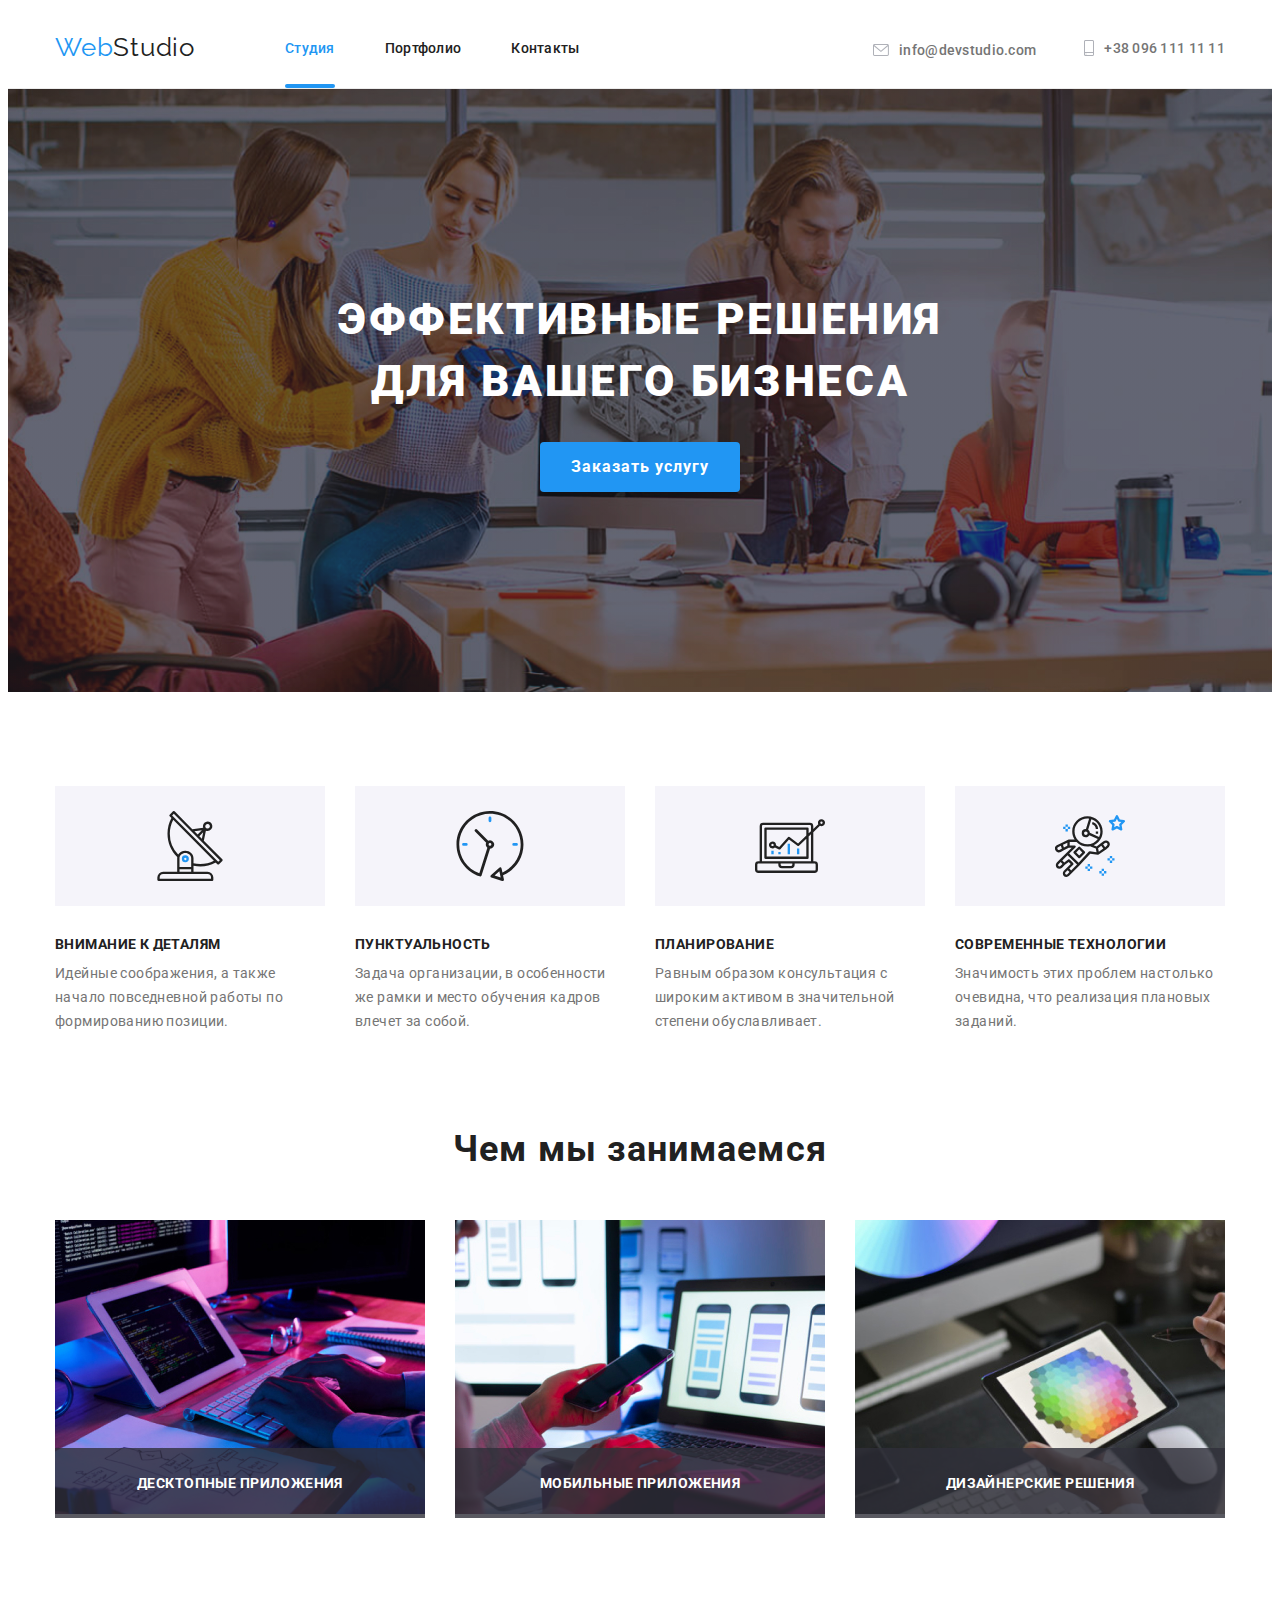
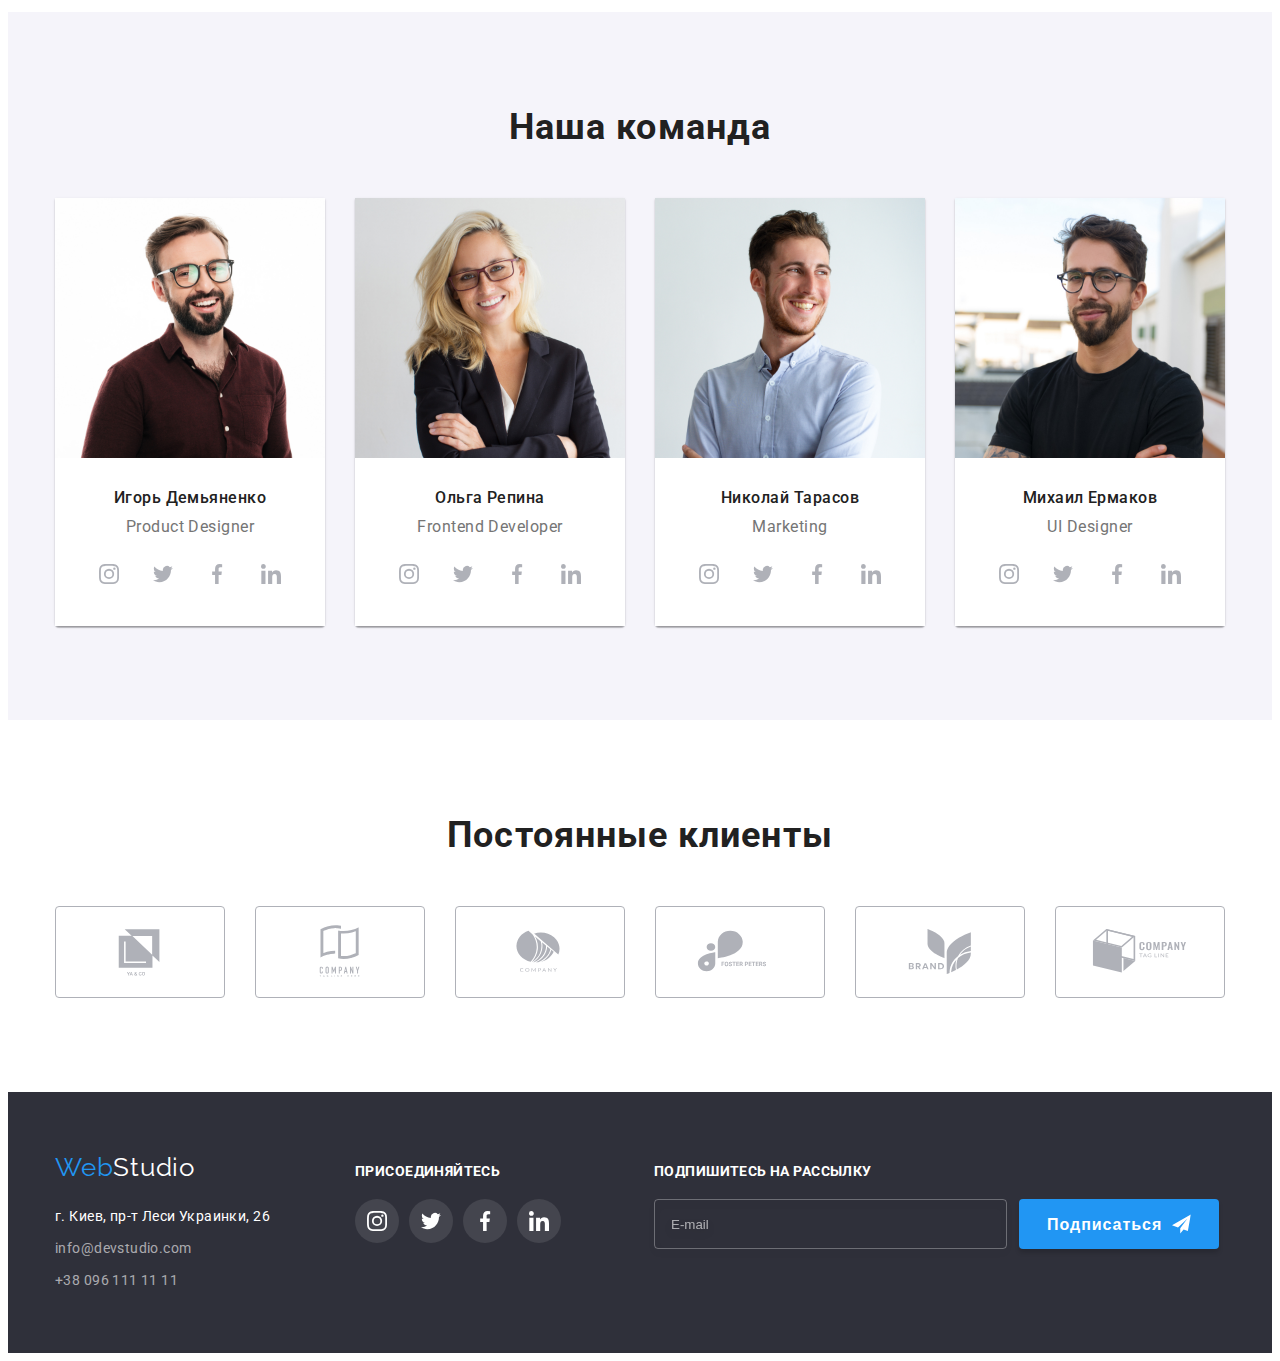
<file: index.html>
<!DOCTYPE html>
<html lang="ru">
<head>
    <meta charset="UTF-8">
    <meta http-equiv="X-UA-Compatible" content="IE=edge">
    <meta name="viewport" content="width=device-width, initial-scale=1.0">
    <title>Вебстудия</title>
    
    <link rel="preconnect" href="https://fonts.googleapis.com">
    <link rel="preconnect" href="https://fonts.gstatic.com" crossorigin>
    <link rel="stylesheet" href="https://cdnjs.cloudflare.com/ajax/libs/modern-normalize/1.1.0/modern-normalize.min.css"
        integrity="sha512-wpPYUAdjBVSE4KJnH1VR1HeZfpl1ub8YT/NKx4PuQ5NmX2tKuGu6U/JRp5y+Y8XG2tV+wKQpNHVUX03MfMFn9Q=="
        crossorigin="anonymous" referrerpolicy="no-referrer" />
    <link
        href="https://fonts.googleapis.com/css2?family=Raleway:wght@700&family=Roboto:wght@400;500;700;900&display=swap"
        rel="stylesheet">
    <link rel="stylesheet" href="./css/styles.css">
</head>

<body>
    <header class="header">
        <div class="container header-container">
            <nav class="nav">
                <a class="logo-link" href="./index.html" ><span class="span">Web</span>Studio</a>
                <ul class="site-nav">
                    <li class="nav-item"><a class="link link-current" href="./index.html" >Студия</a></li>
                    <li class="nav-item"><a class="link" href="./portfolio.html" >Портфолио</a></li>
                    <li class="nav-item"><a class="link" href="" >Контакты</a></li>
                </ul>
            </nav>
            <div class="contacts-nav">
                <a href="mailto:info@devstudio.com" class="link">
                    <svg class="svg-header" width="16" height="12">
                        <use href="./images/sprite.svg#icon-envelope"></use>
                    </svg>
                    info@devstudio.com
                </a>
                <a href="tel:+380961111111" class="link">
                    <svg class="svg-header" width="10" height="16">
                        <use href="./images/sprite.svg#icon-smartphone"></use>
                    </svg>
                    +38 096 111 11 11
                </a>
            </div>
        </div>
    </header>

    <main>
        <!-- Герой -->
        <section class="hero">
            <div class="container hero-container">
                <h1 class="hero-title">Эффективные решения для вашего бизнеса</h1>
                <button type="button" class="button-primary" data-modal-open>Заказать услугу</button>
            </div>
        </section>

        <!-- Особенности-->
        <section class="section features">
            <div class="container features-container">
                <!-- <h2 class="section-title">Особенности</h2> -->
                <ul class="features-list">
                    <li class="features-item">
                        <div class="features-icon">
                            <svg class="features-svg" width="70" height="70">
                                <use href="./images/sprite.svg#icon-antenna"></use>
                            </svg>
                        </div>
                        <h3 class="item-title">Внимание к деталям</h3>
                        <p class="item-text">Идейные соображения, а также начало повседневной работы по формированию позиции.</p>
                    </li>
                    <li class="features-item">
                        <div class="features-icon">
                            <svg class="features-svg" width="70" height="70">
                                <use href="./images/sprite.svg#icon-clock"></use>
                            </svg>
                        </div>
                        <h3 class="item-title">Пунктуальность</h3>
                        <p class="item-text">Задача организации, в особенности же рамки и место обучения кадров влечет за собой.</p>
                    </li>
                    <li class="features-item">
                        <div class="features-icon">
                            <svg class="features-svg" width="70" height="70">
                                <use href="./images/sprite.svg#icon-diagram"></use>
                            </svg>
                        </div>
                        <h3 class="item-title">Планирование</h3>
                        <p class="item-text">Равным образом консультация с широким активом в значительной степени обуславливает.</p>
                    </li>
                    <li class="features-item">
                        <div class="features-icon">
                            <svg class="features-svg" width="70" height="70">
                                <use href="./images/sprite.svg#icon-astronaut"></use>
                            </svg>
                        </div>
                        <h3 class="item-title">Современные технологии</h3>
                        <p class="item-text">Значимость этих проблем настолько очевидна, что реализация плановых заданий.</p>
                    </li>
                </ul>
            </div>
        </section>

        <!-- Чем мы занимаемся -->
        <section class="section works">
            <div class="container works-container">
                <h2 class="section-title">Чем мы занимаемся</h2>
                <ul class="works-list">
                    <li class="works-item">
                        <a class="works-item-link" href=""><img class="works-img" src="./images/box1.jpeg" alt="Планшет и клавиатура" width="370">
                            <div class="works-item-subblock">
                                <h3 class="works-item-title">Десктопные приложения</h3>
                            </div>
                        </a>
                    </li>
                    <li class="works-item">
                        <a class="works-item-link" href=""><img class="works-img" src="./images/box2.jpeg" alt="Ноутбук и телефон" width="370">
                            <div class="works-item-subblock">
                                <h3 class="works-item-title">Мобильные приложения</h3>
                            </div>
                        </a>
                    </li>
                    <li class="works-item">
                        <a class="works-item-link" href=""><img class="works-img" src="./images/box3.jpeg" alt="Планшет" width="370">
                            <div class="works-item-subblock">
                                <h3 class="works-item-title">Дизайнерские решения</h3>
                            </div>
                        </a>
                    </li>
                </ul>
            </div>
        </section>

        <!-- Наша команда -->
        <section class="section team">
            <div class="container team-container">
                <h2 class="section-title">Наша команда</h2>
                <ul class="team-list">
                    <li class="team-item">
                        <img class="team-img" src="./images/product_designer.jpeg" alt="Игорь Демьяненко, продакт-дизайнер" width="270">
                        <div class="img-footer">
                            <h3 class="name">Игорь Демьяненко</h3>
                            <p class="title">Product Designer</p>
                            <ul class="team-icons-list">
                                <li class="team-icons-item">
                                    <a class="team-icons-link" href="">
                                        <svg class="team-svg">
                                            <use href="./images/sprite.svg#icon-instagram"></use>
                                        </svg>
                                    </a>
                                </li>
                                <li class="team-icons-item">
                                    <a class="team-icons-link" href="">
                                        <svg class="team-svg" width="44" height="44">
                                            <use href="./images/sprite.svg#icon-twitter"></use>
                                        </svg>
                                    </a>
                                </li>
                                <li class="team-icons-item">
                                    <a class="team-icons-link" href="">
                                        <svg class="team-svg" width="44" height="44">
                                            <use href="./images/sprite.svg#icon-facebook"></use>
                                        </svg>
                                    </a>
                                </li>
                                <li class="team-icons-item">
                                    <a class="team-icons-link" href="">
                                        <svg class="team-svg" width="44" height="44">
                                            <use href="./images/sprite.svg#icon-linkedin"></use>
                                        </svg>
                                    </a>
                                </li>
                            </ul>
                        </div>
                    </li>
                    <li class="team-item">
                        <img class="team-img" src="./images/frontend_developer.jpeg" alt="Ольга Репина, фронтенд разработчик" width="270">
                        <div class="img-footer">
                            <h3 class="name">Ольга Репина</h3>
                            <p class="title">Frontend Developer</p>
                            <ul class="team-icons-list">
                                <li class="team-icons-item">
                                    <a class="team-icons-link" href="">
                                        <svg class="team-svg" width="44" height="44">
                                            <use href="./images/sprite.svg#icon-instagram"></use>
                                        </svg>
                                    </a>
                                </li>
                                <li class="team-icons-item">
                                    <a class="team-icons-link" href="">
                                        <svg class="team-svg" width="44" height="44">
                                            <use href="./images/sprite.svg#icon-twitter"></use>
                                        </svg>
                                    </a>
                                </li>
                                <li class="team-icons-item">
                                    <a class="team-icons-link" href="">
                                        <svg class="team-svg" width="44" height="44">
                                            <use href="./images/sprite.svg#icon-facebook"></use>
                                        </svg>
                                    </a>
                                </li>
                                <li class="team-icons-item">
                                    <a class="team-icons-link" href="">
                                        <svg class="team-svg" width="44" height="44">
                                            <use href="./images/sprite.svg#icon-linkedin"></use>
                                        </svg>
                                    </a>
                                </li>
                            </ul>
                        </div>
                    </li>
                    <li class="team-item">
                        <img class="team-img" src="./images/marketing.jpeg" alt="Николай Тарасов, маркетинг" width="270">
                        <div class="img-footer">
                            <h3 class="name">Николай Тарасов</h3>
                            <p class="title">Marketing</p>
                            <ul class="team-icons-list">
                                <li class="team-icons-item">
                                    <a class="team-icons-link" href="">
                                        <svg class="team-svg">
                                            <use href="./images/sprite.svg#icon-instagram"></use>
                                        </svg>
                                    </a>
                                </li>
                                <li class="team-icons-item">
                                    <a class="team-icons-link" href="">
                                        <svg class="team-svg">
                                            <use href="./images/sprite.svg#icon-twitter"></use>
                                        </svg>
                                    </a>
                                </li>
                                <li class="team-icons-item">
                                    <a class="team-icons-link" href="">
                                        <svg class="team-svg">
                                            <use href="./images/sprite.svg#icon-facebook"></use>
                                        </svg>
                                    </a>
                                </li>
                                <li class="team-icons-item">
                                    <a class="team-icons-link" href="">
                                        <svg class="team-svg">
                                            <use href="./images/sprite.svg#icon-linkedin"></use>
                                        </svg>
                                    </a>
                                </li>
                            </ul>
                        </div>
                    </li>
                    <li class="team-item">
                        <img class="team-img" src="./images/ui_designer.jpeg" alt="Михаил Ермаков, дизайнер интерфейса" width="270">
                        <div class="img-footer">
                            <h3 class="name">Михаил Ермаков</h3>
                            <p class="title">UI Designer</p>
                            <ul class="team-icons-list">
                                <li class="team-icons-item">
                                    <a class="team-icons-link" href="">
                                        <svg class="team-svg">
                                            <use href="./images/sprite.svg#icon-instagram"></use>
                                        </svg>
                                    </a>
                                </li>
                                <li class="team-icons-item">
                                    <a class="team-icons-link" href="">
                                        <svg class="team-svg">
                                            <use href="./images/sprite.svg#icon-twitter"></use>
                                        </svg>
                                    </a>
                                </li>
                                <li class="team-icons-item">
                                    <a class="team-icons-link" href="">
                                        <svg class="team-svg">
                                            <use href="./images/sprite.svg#icon-facebook"></use>
                                        </svg>
                                    </a>
                                </li>
                                <li class="team-icons-item">
                                    <a class="team-icons-link" href="">
                                        <svg class="team-svg">
                                            <use href="./images/sprite.svg#icon-linkedin"></use>
                                        </svg>
                                    </a>
                                </li>
                            </ul>
                        </div>
                    </li>
                </ul>
            </div>
        </section>

        <!-- Постоянные клиенты -->
        <section class="section clients">
            <div class="container clients-container">
                <h2 class="section-title">Постоянные клиенты</h2>
                <ul class="clients-list">
                    <li class="clients-icons-item">
                        <a class="clients-icons-link" href="">
                            <svg class="clients-svg">
                                <use href="./images/sprite.svg#icon-logo-1"></use>
                            </svg>
                        </a>
                    </li>
                    <li class="clients-icons-item">
                        <a class="clients-icons-link" href="">
                            <svg class="clients-svg">
                                <use href="./images/sprite.svg#icon-logo-2"></use>
                            </svg>
                        </a>
                    </li>
                    <li class="clients-icons-item">
                        <a class="clients-icons-link" href="">
                            <svg class="clients-svg">
                                <use href="./images/sprite.svg#icon-logo-3"></use>
                            </svg>
                        </a>
                    </li>
                    <li class="clients-icons-item">
                        <a class="clients-icons-link" href="">
                            <svg class="clients-svg">
                                <use href="./images/sprite.svg#icon-logo-4"></use>
                            </svg>
                        </a>
                    </li>
                    <li class="clients-icons-item">
                        <a class="clients-icons-link" href="">
                            <svg class="clients-svg">
                                <use href="./images/sprite.svg#icon-logo-5"></use>
                            </svg>
                        </a>
                    </li>
                    <li class="clients-icons-item">
                        <a class="clients-icons-link" href="">
                            <svg class="clients-svg">
                                <use href="./images/sprite.svg#icon-logo-6"></use>
                            </svg>
                        </a>
                    </li>
                </ul>
            </div>
        </section>
    </main>

    <footer class="footer">
        <div class="container footer-container">
            <div class="left-footer">
                <a class="logo-link" href="./index.html"><span class="span">Web</span><span class="span-footer">Studio</span></a>
                <address class="address">г. Киев, пр-т Леси Украинки, 26</address>
                <a class="contacts" href="mailto:info@devstudio.com">info@devstudio.com</a>
                <a class="contacts" href="tel:+380961111111">+38 096 111 11 11</a>
            </div>
            <div class="right-footer">
                <h2 class="right-footer-text">присоединяйтесь</h2>
                <ul class="footer-icons-list">
                    <li class="footer-icons-item">
                        <a class="footer-icons-link" href="">
                            <svg class="footer-svg">
                                <use href="./images/sprite.svg#icon-instagram"></use>
                            </svg>
                        </a>
                    </li>
                    <li class="footer-icons-item">
                        <a class="footer-icons-link" href="">
                            <svg class="footer-svg">
                                <use href="./images/sprite.svg#icon-twitter"></use>
                            </svg>
                        </a>
                    </li>
                    <li class="footer-icons-item">
                        <a class="footer-icons-link" href="">
                            <svg class="footer-svg">
                                <use href="./images/sprite.svg#icon-facebook"></use>
                            </svg>
                        </a>
                    </li>
                    <li class="footer-icons-item">
                        <a class="footer-icons-link" href="">
                            <svg class="footer-svg">
                                <use href="./images/sprite.svg#icon-linkedin"></use>
                            </svg>
                        </a>
                    </li>
                </ul>
            </div>
            <div class="footer-form-div">
                <h2 class="right-footer-text">Подпишитесь на рассылку</h2>
                <form action="#" class="footer-form">
                    <label class="footer-form-label">
                        <input type="email" name="email" placeholder="E-mail" class="footer-form-input">
                    </label>
                    <button class="footer-form-bnt" type="submit">Подписаться
                        <svg class="send-svg">
                            <use href="./images/icons.svg#icon-icon-send"></use>
                        </svg>
                    </button>                 
                </form>
            </div>
        </div>
    </footer>

    <div class="backdrop is-hidden" data-modal>
        <div class="modal">
            <button type="button" class="close-btn" data-modal-close>
                <svg class="close-svg">
                    <use href="./images/sprite.svg#icon-close-icon"></use>
                </svg>
            </button>
            <h2 class="modal-title">Оставьте свои данные, мы вам перезвоним</h2>
            <form class="modal-form" action="#">
                <label for="name" class="name-label">Имя</label>
                <span class="input-wrap">
                    <input class="input" type="text" name="name" id="name" minlength="3">
                    <svg class="name-svg">
                        <use href="./images/icons.svg#icon-person"></use>
                    </svg>
                </span>

                <label for="tel" class="name-label">Телефон</label>
                <span class="input-wrap">
                    <input class="input" type="number" name="tel" id="tel">
                    <svg class="name-svg">
                        <use href="./images/icons.svg#icon-phone"></use>
                    </svg>
                </span>

                <label for="email" class="name-label">Почта</label>
                <span class="input-wrap">
                    <input class="input" type="email" name="email" id="email">
                    <svg class="name-svg">
                        <use href="./images/icons.svg#icon-email"></use>
                    </svg>
                </span>

                <label for="user-comment" class="name-label">Комментарий</label>
                <div class="textarea-wrap">
                    <textarea name="user-comment" id="user-comment" class="user-comment" placeholder="Введите текст"></textarea>
                </div>
                
                <div class="form-checkbox">
                    <input class="checkbox-input visually-hidden" type="checkbox" name="form-checkbox" id="checkbox-input">
                    <label class="checkbox-text" for="checkbox-input">
                        <span>
                            <svg class="checkbox-svg" width="16" height="15">
                                <use href="./images/icons.svg#icon-checkbox"></use>
                            </svg>
                        
                            <svg class="checkbox-svg-checked" width="11" height="8">
                                <use href="./images/icons.svg#icon-checked"></use>
                            </svg>
                        </span>
                        Соглашаюсь с рассылкой и принимаю <a href="#" class="checkbox-link">Условия договора</a></label>
                </div>
                <button class="send-btn" type="submit">Отправить</button>
            </form>
        </div>
    </div>

    <script src="./js/modal.js"></script>
</body>
</html>
</file>
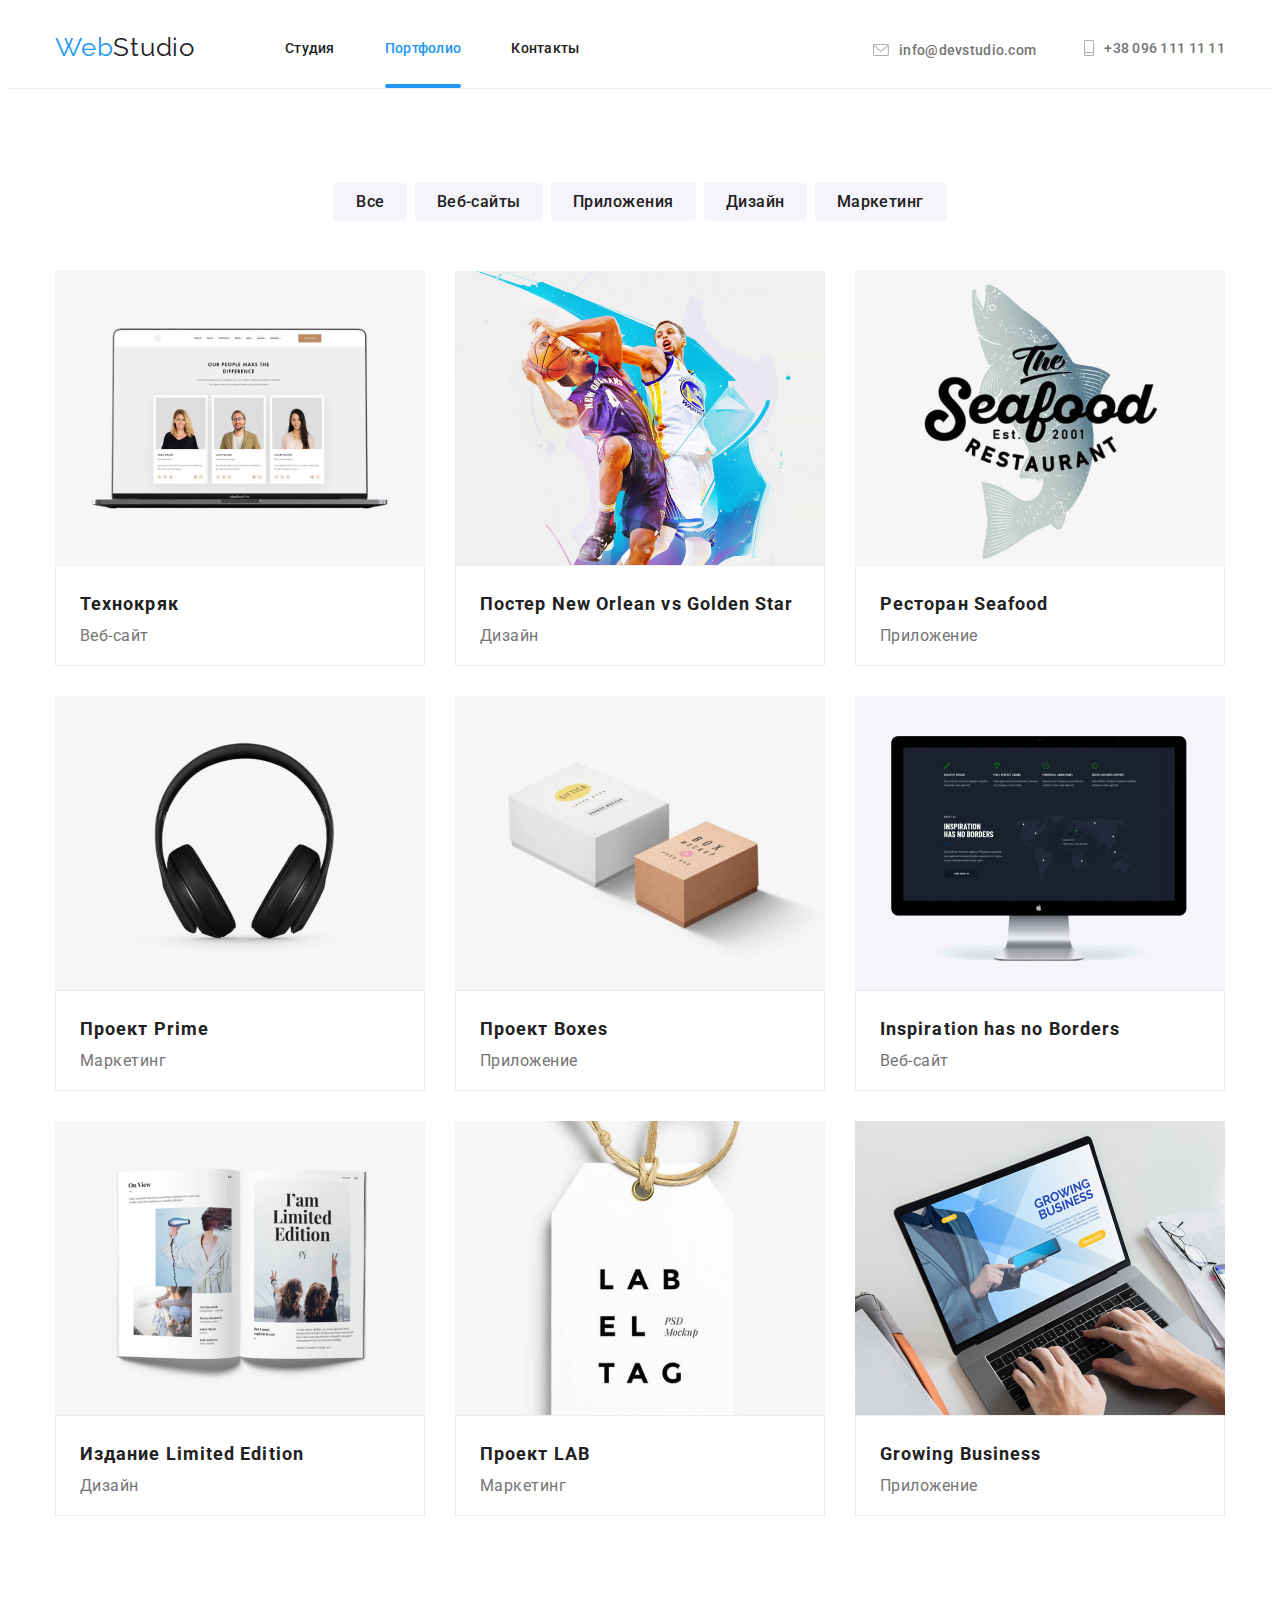
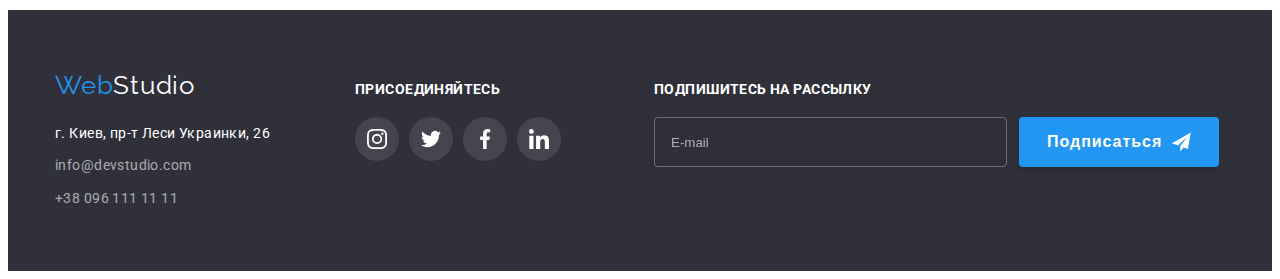
<file: portfolio.html>
<!DOCTYPE html>
<html lang="ru">
<head>
    <meta charset="UTF-8">
    <meta http-equiv="X-UA-Compatible" content="IE=edge">
    <meta name="viewport" content="width=device-width, initial-scale=1.0">
    <title>Вебстудия</title>
    <link rel="preconnect" href="https://fonts.googleapis.com">
    <link rel="preconnect" href="https://fonts.gstatic.com" crossorigin>
    <link rel="stylesheet" href="https://cdnjs.cloudflare.com/ajax/libs/modern-normalize/1.1.0/modern-normalize.min.css"
        integrity="sha512-wpPYUAdjBVSE4KJnH1VR1HeZfpl1ub8YT/NKx4PuQ5NmX2tKuGu6U/JRp5y+Y8XG2tV+wKQpNHVUX03MfMFn9Q=="
        crossorigin="anonymous" referrerpolicy="no-referrer" />
    <link
        href="https://fonts.googleapis.com/css2?family=Raleway:wght@700&family=Roboto:wght@400;500;700;900&display=swap"
        rel="stylesheet">
    <link rel="stylesheet" href="./css/styles.css">
</head>

<body>
    <header class="header">
        <div class="container header-container">
            <nav class="nav">
                <a class="logo-link" href="./index.html" ><span class="span">Web</span>Studio</a>
                <ul class="site-nav">
                    <li class="nav-item"><a href="./index.html" class="link">Студия</a></li>
                    <li class="nav-item"><a href="./portfolio.html" class="link-current">Портфолио</a></li>
                    <li class="nav-item"><a href="" class="link">Контакты</a></li>
                </ul>
            </nav>
            <div class="contacts-nav">
                <a href="mailto:info@devstudio.com" class="link">
                    <svg class="svg-header" width="16" height="12">
                        <use href="./images/sprite.svg#icon-envelope"></use>
                    </svg>
                    info@devstudio.com
                </a>
                <a href="tel:+380961111111" class="link">
                    <svg class="svg-header" width="10" height="16">
                        <use href="./images/sprite.svg#icon-smartphone"></use>
                    </svg>
                    +38 096 111 11 11
                </a>
            </div>
        </div>
    </header>

    <main>
        <section class="section portfolio">
            <div class="container portfolio-container">
            <!-- <h1 class="section-title">Портфолио</h1> скрыть стилями!!! -->
                <ul class="filter-list">
                    <li class="filter-item">
                        <button type="button" class="item-button">Все</button>
                    </li>
                    <li class="filter-item">
                        <button type="button" class="item-button">Веб-сайты</button>
                    </li>
                    <li class="filter-item">
                        <button type="button" class="item-button">Приложения</button>
                    </li>
                    <li class="filter-item">
                        <button type="button" class="item-button">Дизайн</button>
                    </li>
                    <li class="filter-item">
                        <button type="button" class="item-button">Маркетинг</button>
                    </li>
                </ul>

                <ul class="portfolio-list">
                    <li class="card">
                        <a href="" class="card-link">
                            <div class="card-img">
                                <img class="img" src="./images/technokriak.jpeg" alt="Экран ноутбука" width="370">
                            </div>
                            <div class="card-footer">
                                <h3 class="card-title">Технокряк</h3>
                                <p class="card-text">Веб-сайт</p>
                            </div>
                        </a>
                    </li>
                    <li class="card">
                        <a href="" class="card-link">
                            <div class="card-img">
                                <img class="img" src="./images/poster.jpeg" alt="Баскетболисты" width="370">
                            </div> 
                            <div class="card-footer">
                                <h3 class="card-title">Постер New Orlean vs Golden Star</h3>
                                <p class="card-text">Дизайн</p>
                            </div>
                        </a>
                    </li>
                    <li class="card">
                        <a href="" class="card-link">
                            <div class="card-img">
                                <img class="img" src="./images/restaurant.jpeg" alt="Логотип ресторана" width="370">
                            </div>
                            <div class="card-footer">
                                <h3 class="card-title">Ресторан Seafood</h3>
                                <p class="card-text">Приложение</p>
                            </div>
                        </a>
                    </li>
                    <li class="card">
                        <a href="" class="card-link">
                            <div class="card-img">
                                <img class="img" src="./images/project-prime.jpeg" alt="Наушники" width="370">
                            </div>
                            <div class="card-footer">
                                <h3 class="card-title">Проект Prime</h3>
                                <p class="card-text">Маркетинг</p>
                            </div>
                        </a>
                    </li>
                    <li class="card">
                        <a href="" class="card-link">
                            <div class="card-img">
                                <img class="img" src="./images/project-boxes.jpeg" alt="Коробки" width="370">
                            </div>
                            <div class="card-footer">
                                <h3 class="card-title">Проект Boxes</h3>
                                <p class="card-text">Приложение</p>
                            </div>
                        </a>
                    </li>
                    <li class="card">
                        <a href="" class="card-link">
                            <div class="card-img">
                                <img class="img" src="./images/inspiration.jpeg" alt="imac" width="370">
                            </div>
                            <div class="card-footer">
                                <h3 class="card-title">Inspiration has no Borders</h3>
                                <p class="card-text">Веб-сайт</p>
                            </div>
                        </a>
                    </li>
                    <li class="last-card">
                        <a href="" class="card-link">
                            <div class="card-img">
                                <img class="img" src="./images/limited-edition.jpeg" alt="Журнал" width="370">
                            </div>
                            <div class="card-footer">
                                <h3 class="card-title">Издание Limited Edition</h3>
                                <p class="card-text">Дизайн</p>
                            </div>
                        </a>
                    </li>
                    <li class="last-card">
                        <a href="" class="card-link">
                            <div class="card-img">
                                <img class="img" src="./images/project-lab.jpeg" alt="Бирка" width="370">
                            </div>
                            <div class="card-footer">
                                <h3 class="card-title">Проект LAB</h3>
                                <p class="card-text">Маркетинг</p>
                            </div>
                        </a>
                    </li>
                    <li class="last-card">
                        <a href="" class="card-link">
                            <div class="card-img">
                                <img class="img" src="./images/business.jpeg" alt="Руки на ноутбуке" width="370">
                            </div>
                            <div class="card-footer">
                                <h3 class="card-title">Growing Business</h3>
                                <p class="card-text">Приложение</p>
                            </div>
                        </a>
                    </li>
                </ul>
            </div>
        </section>     
    </main>

    <footer class="footer">
        <div class="container footer-container">
            <div class="left-footer">
                <a class="logo-link" href="./index.html"><span class="span">Web</span>
                    <span class="span-footer">Studio</span></a>
                <address class="address">г. Киев, пр-т Леси Украинки, 26</address>
                <a class="contacts" href="mailto:info@devstudio.com">info@devstudio.com</a>
                <a class="contacts" href="tel:+380961111111">+38 096 111 11 11</a>
            </div>
            <div class="right-footer">
                <h2 class="right-footer-text">присоединяйтесь</h2>
                <ul class="footer-icons-list">
                    <li class="footer-icons-item">
                        <a class="footer-icons-link" href="">
                            <svg class="footer-svg">
                                <use href="./images/sprite.svg#icon-instagram"></use>
                            </svg>
                        </a>
                    </li>
                    <li class="footer-icons-item">
                        <a class="footer-icons-link" href="">
                            <svg class="footer-svg">
                                <use href="./images/sprite.svg#icon-twitter"></use>
                            </svg>
                        </a>
                    </li>
                    <li class="footer-icons-item">
                        <a class="footer-icons-link" href="">
                            <svg class="footer-svg">
                                <use href="./images/sprite.svg#icon-facebook"></use>
                            </svg>
                        </a>
                    </li>
                    <li class="footer-icons-item">
                        <a class="footer-icons-link" href="">
                            <svg class="footer-svg">
                                <use href="./images/sprite.svg#icon-linkedin"></use>
                            </svg>
                        </a>
                    </li>
                </ul>
            </div>
            <div class="footer-form-div">
                <h2 class="right-footer-text">Подпишитесь на рассылку</h2>
                <form action="#" class="footer-form">
                    <label>
                        <input type="email" name="email" placeholder="E-mail" class="footer-form-input">
                    </label>
                    <button class="footer-form-bnt" type="submit">Подписаться
                        <svg class="send-svg">
                            <use href="./images/icons.svg#icon-icon-send"></use>
                        </svg>
                    </button>
                </form>
            </div>
        </div>
    </footer>

    <script src="./js/modal.js"></script>
</body>
</html>
</file>
<file: css/styles.css>
/*  
    основной цвет #212121 
    дополнительныe цвета:
        p - #757575 
        h1 - #FFFFFF 
        hero and footer bg color - #2F303A
        button bg color - #F5F4FA
        icon-color #AFB1B8
    акцент #2196F3 
*/

:root {
    --primary-text-color: #212121;
    --p-text-color: #757575;
    --white-text-color: #FFFFFF;
    --modal-bg-color: #ffffff;
    --button-bg-color: #F5F4FA;
    --team-section-bg-color: #F5F4FA;
    --accent-color: #2196F3;
    --hero-and-footer-bg-color: #2F303A;
    --icon-color: #AFB1B8;
    --footer-bg-icon-color: #44454E;
    --portfolio-card-border-color: #EEEEEE;
}

*,
*::before,
*::after {
    box-sizing: border-box;
}

body {
    font-family: 'Roboto', sans-serif;
    color: var(--primary-text-color);
}

/* =========== COMMON STYLES ========== */

p,
h1,
h2,
h3,
h4,
h5,
h6,
ul {
    margin: 0;
    padding: 0;
}

.container {
    width: 1200px;
    padding-left: 15px;
    padding-right: 15px;
    margin-left: auto;
    margin-right: auto;
}

/* ================= HEADER ================*/

.header {
    border-bottom: 1px solid #ECECEC;
}

.header-container {
    display: flex;
    justify-content: space-between;
    padding-top: 0;
    padding-bottom: 0;
    height: 80px;
}

.nav {
    display: flex;
    height: 100%;
}

/* ---- ЛОГОТИП ---- */
.logo-link {
    display: flex;
    align-items: center;

    color: var(--primary-text-color);
    font-family: Raleway;
    font-size: 26px;
    line-height: 1.2;
    letter-spacing: 0.03em;
    text-decoration: none;
    margin-right: 90px;
    height: 100%;
}

.logo-link .span {
    display: flex;
    align-items: center;
    color: var(--accent-color);
    height: 100%;
}

/* -------------- НАВИГАЦИЯ ------------- */

.site-nav {
    display: flex;

    height: 100%;
    font-weight: 500;
    font-size: 14px;
    line-height: 1.15;
    letter-spacing: 0.02em;
    list-style: none;
}

.nav-item {
    height: 100%;
}

.site-nav .link,
.site-nav .link-current {
    display: flex;
    align-items: center;
    height: 100%;
    color: var(--primary-text-color);
    text-decoration: none;
    transition-duration: 250ms;
    transition-timing-function: cubic-bezier(0.4, 0, 0.2, 1);
}

.site-nav .link-current {
    position: relative;
    color: var(--accent-color);
}

.site-nav .link-current::after {
    display: block;
    position: absolute;
    bottom: 0;
    content: '';
    width: 100%;
    height: 4px;
    background: #2196F3;
    border-radius: 2px;
}

/* ------- БЛОК КОНТАКТОВ ------- */
.contacts-nav {
    display: flex;
    align-items: baseline;
    height: 80px;
}

.contacts-nav .link {
    display: flex;
    align-items: center;
    height: 100%;
    color: var(--p-text-color);
    font-weight: 500;
    font-size: 14px;
    line-height: 16px;
    letter-spacing: 0.02em;
    text-decoration: none;

    transition-duration: 250ms;
    transition-timing-function: cubic-bezier(0.4, 0, 0.2, 1);
}

.svg-header {
    margin-right: 10px;
    fill: var(--icon-color);
    transition-duration: 250ms;
    transition-timing-function: cubic-bezier(0.4, 0, 0.2, 1);
}

.nav-item:not(:last-child) {
    margin-right: 50px;
}

.contacts-nav .link:not(:last-child) {
    margin-right: 48px;
}

/* .contacts-nav .link {
    transition-duration: 250ms;
    transition-timing-function: cubic-bezier(0.4, 0, 0.2, 1);
} */

/* - ЭФФЕКТЫ ИНТЕРАКТИВНЫХ ЭЛЕМЕНТОВ ШАПКИ - */
.site-nav .link:hover,
.site-nav .link:focus,
.contacts-nav .link:hover,
.contacts-nav .link:focus {
    color: var(--accent-color);
    
}

.contacts-nav .link:hover .svg-header,
.contacts-nav .link:focus .svg-header {
    fill: currentColor;
}

/* =========== К О Н Т Е Н Т =========== */
 /* -------- ГЕРОЙ -------- */
.hero {
    background-color: var(--hero-and-footer-bg-color);
    max-width: 1600px;
    margin: 0 auto;
    background-image: linear-gradient(to bottom, rgba(47, 48, 58, 0.4), rgba(47, 48, 58, 0.4)), url(../images/hero-bg-img.jpeg);
    background-position: center;
    background-size: cover;
}

.hero-container {
    display: flex;
    flex-direction: column;
    justify-content: center;
    padding-top: 200px;
    padding-bottom: 200px;
}

/* ЗАГОЛОВОК ГЕРОЯ */
.hero-title {
    font-weight: 900;
    font-size: 44px;
    line-height: 1.4;
    text-align: center;
    letter-spacing: 0.06em;
    text-transform: uppercase;
    color: var(--white-text-color);
    margin: 0 auto;
    margin-bottom: 30px;
    max-width: 696px;
}

/* КНОПКА ГЕРОЯ */
.button-primary {
    font-family: Roboto;
    font-weight: bold;
    font-size: 16px;
    line-height: 1.9;
    letter-spacing: 0.06em;
    width: 200px;
    height: 50px;
    color: var(--white-text-color);
    background-color: var(--accent-color);
    cursor: pointer;
    display: block;
    margin: 0 auto;
    border: none;
    box-shadow: 0px 4px 4px rgba(0, 0, 0, 0.15);
    border-radius: 4px;
}

/* -------- СЕКЦИИ -------- */

.section {
    padding-top: 94px;
    padding-bottom: 94px;
}

/* ЗАГОЛОВКИ СЕКЦИЙ */
.section-title {
    font-size: 36px;
    line-height: 1.17;
    text-align: center;
    letter-spacing: 0.03em;
}

/* ============ MAIN ============= */

/* --- СЕКЦИЯ "ОСОБЕННОСТИ" --- */

.features-list {
    list-style: none;
    display: flex;
    justify-content: space-between;
    /* outline: 5px dotted red; */
}

.features-item {
    width: 270px;
}

.features-icon {
    display: flex;
    width: 270px;
    height: 120px;
    justify-content: center;
    align-items: center;
    background-color: var(--team-section-bg-color);
    margin-bottom: 30px;
}

.features-list .item-title {
    font-size: 14px;
    line-height: 1.15;
    letter-spacing: 0.03em;
    text-transform: uppercase;
    margin-bottom: 10px;
}

.features-list .item-text {
    font-size: 14px;
    line-height: 1.7;
    letter-spacing: 0.03em;
    color: var(--p-text-color);
}

/* --- СЕКЦИЯ "ЧЕМ МЫ ЗАНИМАЕМСЯ" --- */

.works {
    padding-top: 0;
}

.works-list {
    list-style: none;
    display: flex;
    justify-content: center;
    margin-top: 50px;
}

/* .works-item {
    position: relative;
} */

.works-item:not(:last-child) {
    /* position: relative; */
    margin-right: 30px;
}

.works-item-link{
    position: relative;
    text-decoration: none;
}

/* .works-img {
    display: flex;
} */

.works-item-subblock {
    position: absolute;
    width: 100%;
    bottom: 0;
    padding-top: 27px;
    padding-bottom: 27px;
    background-color: rgba(47, 48, 58, 0.8);
    /* z-index: 1; */
}

.works-item-title {
    font-size: 14px;
    line-height: 16px;
    text-align: center;
    letter-spacing: 0.03em;
    text-transform: uppercase;

    color: var(--white-text-color);
}

/* --- СЕКЦИЯ "НАША КОМАНДА" --- */

.team {
    background-color: var(--team-section-bg-color);
}

.team-list {
    list-style: none;
    display: flex;
    margin-top: 50px;
}

.team-item {
    box-shadow: 0px 1px 3px rgba(0, 0, 0, 0.12), 0px 1px 1px rgba(0, 0, 0, 0.14), 0px 2px 1px rgba(0, 0, 0, 0.2);
    border-radius: 0px 0px 4px 4px;
}

.team-item:not(:last-child) {
    margin-right: 30px;
}

.team-img {
    display: block;
}

.img-footer {
    display: flex;
    flex-direction: column;
    padding-top: 30px;
    padding-bottom: 30px;
    background-color: var(--white-text-color);
}

.team-list .name {
    font-weight: 500;
    font-size: 16px;
    line-height: 1.2;
    text-align: center;
    letter-spacing: 0.03em;
    color: var(--primary-text-color);
    margin-bottom: 10px;
}

.team-list .title {
    font-size: 16px;
    line-height: 1.2;
    text-align: center;
    letter-spacing: 0.03em;
    color: var(--p-text-color);
}

.team-icons-list {
    display: flex;
    list-style: none;
    justify-content: center;
    margin-top: 16px;
}

.team-icons-item:not(:last-child) {
    margin-right: 10px;
}

.team-icons-link {
    display: flex;
    width: 44px;
    height: 44px;
    border-radius: 50%;
    padding: 12px;
    justify-content: center;

    transition-duration: 250ms;
    transition-timing-function: cubic-bezier(0.4, 0, 0.2, 1);
}

.team-svg {
    width: 20px;
    height: 20px;
    fill: var(--icon-color);
    transition-duration: 250ms;
    transition-timing-function: cubic-bezier(0.4, 0, 0.2, 1);
}

.team-icons-link:hover,
.team-icons-link:focus {
    background-color: var(--accent-color);
}

.team-icons-link:hover .team-svg,
.team-icons-link:focus .team-svg {
    fill: var(--white-text-color);
}

/* --- СЕКЦИЯ "ПОСТОЯННЫЕ КЛИЕНТЫ" --- */

.clients-list {
    display: flex;
    justify-content: center;
    list-style: none;
    margin-top: 50px;
}

.clients-icons-item:not(:last-child) {
    margin-right: 30px;
}

.clients-icons-link {
    display: flex;
    justify-content: center;
    align-items: center;
    width: 170px;
    height: 92px;
    border: 1px solid #AFB1B8;
    box-sizing: border-box;
    border-radius: 4px;
    transition-duration: 250ms;
    transition-timing-function: cubic-bezier(0.4, 0, 0.2, 1);
}

.clients-svg {
    width: 106px;
    height: 60px;
    fill: var(--icon-color);
    transition-duration: 250ms;
    transition-timing-function: cubic-bezier(0.4, 0, 0.2, 1);
}

.clients-icons-link:hover,
.clients-icons-link:focus {
    border: 1px solid var(--accent-color);
}

.clients-icons-link:hover .clients-svg,
.clients-icons-link:focus .clients-svg {
    fill: var(--accent-color);
}

/* ================== FOOTER ===================== */

.footer {
    background-color: var(--hero-and-footer-bg-color);
    padding-top: 60px;
    padding-bottom: 60px;
}

.footer-container {
    display: flex;
    align-items: baseline;
    /* outline: 2px dotted red; */
}
.left-footer {
    margin-right: 70px;
}

/* ЛОГО ФУТЕРА "Studio" */
.span-footer {
    color: var(--white-text-color);
}

.address {
    font-style: normal;
    font-size: 14px;
    line-height: 24px;
    letter-spacing: 0.03em;
    color: var(--white-text-color);
    margin-top: 20px;
    margin-bottom: 9px;
}

.contacts {
    font-size: 14px;
    line-height: 1.7;
    letter-spacing: 0.03em;
    color: rgba(255, 255, 255, 0.6);
    text-decoration: none;
    display: block;
}

.contacts:not(:last-child) {
    margin-bottom: 9px;
}

.contacts:hover,
.contacts:focus {
    color: var(--accent-color);
}

.right-footer-text {
    font-size: 14px;
    line-height: 1.15;
    letter-spacing: 0.03em;
    text-transform: uppercase;
    color: var(--white-text-color);
}

.footer-icons-list {
    display: flex;
    list-style: none;
    justify-content: center;
    margin-top: 20px;
}

.footer-icons-item:not(:last-child) {
    margin-right: 10px;
}

.footer-icons-link {
    display: flex;
    width: 44px;
    height: 44px;
    border-radius: 50%;
    padding: 12px;
    justify-content: center;
    background-color: var(--footer-bg-icon-color);
    transition-duration: 250ms;
    transition-timing-function: cubic-bezier(0.4, 0, 0.2, 1);
}

.footer-svg {
    width: 20px;
    height: 20px;
    fill: var(--white-text-color);
}

.footer-icons-link:hover,
.footer-icons-link:focus {
    background-color: var(--accent-color);
}

/* -------- ФОРМА ФУТЕРА -------- */

.footer-form-div {
    margin-left: 93px;
}

.footer-form {
    margin-top: 20px;
    display: flex;
}

.footer-form-input::placeholder {
    color: rgba(255, 255, 255, 0.6);
}

.footer-form-input {
    width: 353px;
    height: 50px;
    background-color: transparent;
    border: 1px solid rgba(255, 255, 255, 0.3);
    box-sizing: border-box;
    filter: drop-shadow(0px 4px 4px rgba(0, 0, 0, 0.15));
    border-radius: 4px;
    padding: 0 16px;
    color: var(--white-text-color);
}

.footer-form-bnt {
    background-color: var(--accent-color);
    color: var(--white-text-color);
    width: 200px;
    height: 50px;
    box-shadow: 0px 4px 4px rgba(0, 0, 0, 0.15);
    border-radius: 4px;
    border: none;
    padding: 10px 28px;
    margin-left: 12px;

    font-weight: 700;
    font-size: 16px;
    line-height: 1.87;

    display: flex;
    align-items: center;
    text-align: center;
    letter-spacing: 0.06em;
    outline: none;
}

.send-svg {
    width: 24px;
    height: 24px;
    fill: var(--white-text-color);
    margin-left: 10px;
}

/*  ============== MODAL ============== */

.backdrop {
    position: fixed;
    width: 100vw;
    height: 100vh;
    top: 0;
    background-color: rgba(0, 0, 0, 0.2);
    opacity: 1;
    /* transition-duration: 1000ms;
    transition-timing-function: cubic-bezier(0.4, 0, 0.2, 1);
    transition: opacity; */
}

.modal {
    position: absolute;
    width: 528px;
    min-height: 580px;
    background-color: var(--modal-bg-color);
    box-shadow: 0px 1px 3px rgba(0, 0, 0, 0.12), 0px 1px 1px rgba(0, 0, 0, 0.14), 0px 2px 1px rgba(0, 0, 0, 0.2);
    border-radius: 4px;
    top: 50%;
    left: 50%;
    transform: translate(-50%, -50%);
    cursor: pointer;
    padding: 40px;
}

.close-btn {
    position: absolute;
    display: flex;
    justify-content: center;
    align-items: center;
    top: 8px;
    right: 8px;
    width: 30px;
    height: 30px;
    border-radius: 50%;
    border: 1px solid rgba(0, 0, 0, 0.1);
    box-sizing: border-box;
    cursor: pointer;
    background-color: transparent;
}

.close-btn:hover .close-svg {
    fill: var(--accent-color);
}

.close-svg {
    width: 18px;
    height: 18px;
    position: absolute;
    fill: var(--primary-text-color);
}

.is-hidden {
    visibility: hidden;
    opacity: 0;
    pointer-events: none;
}

.modal-title {
    font-weight: 700;
    font-size: 20px;
    line-height: calc(23 / 20);
    text-align: center;
    letter-spacing: 0.03em;
    color: var(--primary-text-color);
}

.modal-form {
    margin-top: 12px;
}

.name-label {
    font-size: 12px;
    line-height: 1.17;
    letter-spacing: 0.01em;
    color: var(--p-text-color);
}

.input-wrap {
    position: relative;
    display: block;
    margin-top: 4px;
    margin-bottom: 10px;
}

.input {
    background-color: transparent;
    width: 100%;
    height: 40px;
    outline: none;
    border: 1px solid rgba(33, 33, 33, 0.2);
    box-sizing: border-box;
    border-radius: 4px;
    padding-left: 42px;
}

.input:focus {
    border: 1px solid var(--accent-color);
}

.input:focus + .name-svg {
    fill: var(--accent-color);
}

.name-svg {
    position: absolute;
    left: 12px;
    top: 50%;
    transform: translateY(-50%);
    width: 18px;
    height: 18px;
}

.user-comment {
    resize: none;
    width: 100%;
    height: 120px;
    padding: 12px 16px;
    background-color: transparent;

    border: 1px solid rgba(33, 33, 33, 0.2);
    box-sizing: border-box;
    border-radius: 4px;
}

.user-comment::placeholder {
    font-size: 14px;
    line-height: 1.14;
    letter-spacing: 0.01em;
    color: rgba(117, 117, 117, 0.5);
}

.textarea-wrap {
    margin-top: 4px;
}

.form-checkbox {
    margin-top: 20px;
    margin-bottom: 30px;
}

.checkbox-text {
    display: flex;
    justify-content: center;
    align-items: center;
    font-size: 14px;
    line-height: 1.7;
    letter-spacing: 0.03em;
    color: var(--p-text-color);
}

.checkbox-text span {
    position: relative;
    display: flex;
    margin-right: 8px;
}

.checkbox-svg {
    display: flex;
    align-items: center;
    justify-content: center;
    
}

.checkbox-svg-checked {
    position: absolute;
    width: 80%;
    height: 80%;
    right: 1px;
    top: 1px;
}

.checkbox-link {
    margin-left: 5px;
    color: var(--accent-color);
}

.checkbox-input:checked + .checkbox-text span  {
    background-color: var(--accent-color);
    fill: var(--accent-color);
    border-radius: 2px;
}

.visually-hidden {
    position: absolute;
    white-space: nowrap;
    width: 1px;
    height: 1px;
    overflow: hidden;
    border: 0;
    padding: 0;
    clip: rect(0 0 0 0);
    clip-path: inset(50%);
    margin: -1px;
}

.checkbox-svg-checked {
    fill: var(--white-text-color);
}

.send-btn {
    display: flex;
    align-items: center;
    justify-content: center;

    font-family: Roboto;
    font-weight: 700;
    font-size: 16px;
    line-height: 1.87;
    text-align: center;
    letter-spacing: 0.06em;

    color: var(--white-text-color);
    background: var(--accent-color);
    box-shadow: 0px 4px 4px rgba(0, 0, 0, 0.15);
    border-radius: 4px;
    border: none;

    padding-top: 10px;
    padding-bottom: 10px;
    margin: 0 auto;
    min-width: 200px;

    cursor: pointer;
}


/* =============== PORTFOLIO ============== */

/* -- ФИЛЬТР -- */
.filter-list {
    list-style: none;
    display: flex;
    justify-content: center;
    margin-bottom: 50px;
}

.filter-item:not(:last-child) {
    margin-right: 8px;
}

.filter-list .item-button {
    font-family: Roboto;
    font-weight: 500;
    font-size: 16px;
    line-height: 1.6;
    text-align: center;
    letter-spacing: 0.03em;
    color: var(--primary-text-color);
    background-color: var(--button-bg-color);
    cursor: pointer;
    padding: 6px 22px;
    border-radius: 4px;
    border: none;

    transition-duration: 250ms;
    transition-timing-function: cubic-bezier(0.4, 0, 0.2, 1);
}

.filter-list .item-button:hover, 
.filter-list .item-button:focus {
    color: var(--white-text-color);
    background-color: var(--accent-color);
    box-shadow: 0px 3px 1px rgba(0, 0, 0, 0.1), 0px 1px 2px rgba(0, 0, 0, 0.08), 0px 2px 2px rgba(0, 0, 0, 0.12);
}

/* -- КАРТОЧКИ -- */

.portfolio-list {
    list-style: none;
    display: flex;
    flex-wrap: wrap;
    justify-content: space-between;
}

.card {
    position: relative;
    margin-bottom: 30px;
}

.card-link {
    text-decoration: none;
    display: block;
}

.card-img {
    position: relative;
    display: block;
    overflow: hidden;
}

.card-img::before {
    display: inline-block;
    position: absolute;
    content: 'Технокряк это современная площадка распространения коронавируса. Компании используют эту платформу для цифрового шпионажа и атак на защищённые сервера конкурентов.';
    width: 100%;
    height: 100%;
    top: 100%;
    right: 0;
    transition: top 300ms linear;
    transition-duration: 250ms;
    transition-timing-function: cubic-bezier(0.4, 0, 0.2, 1);
    transition-property: top;
    background-color: rgba(33, 150, 243, 0.9);
    font-size: 18px;
    line-height: 1.56;
    letter-spacing: 0.03em;
    padding: 63px 24px;
    color: #FFFFFF;
}

.card-img .img {
    display: block;
}

.card-link:hover,
.card-link:hover .card-img::before {
    box-shadow: 0px 1px 1px rgba(0, 0, 0, 0.12), 0px 4px 4px rgba(0, 0, 0, 0.06), 1px 4px 6px rgba(0, 0, 0, 0.16);
    top: 0;
    
}

.card-footer {
    padding: 20px 24px;
    border: 1px solid var(--portfolio-card-border-color);

}

.card-title {
    font-size: 18px;
    line-height: 2;
    letter-spacing: 0.06em;
    color: var(--primary-text-color);
    margin-bottom: 4px;
}

/* ТЕКСТ КАРТОЧЕК */
.card-text {
    font-size: 16px;
    line-height: 1.2;
    letter-spacing: 0.03em;
    color: var(--p-text-color);
}
</file>
